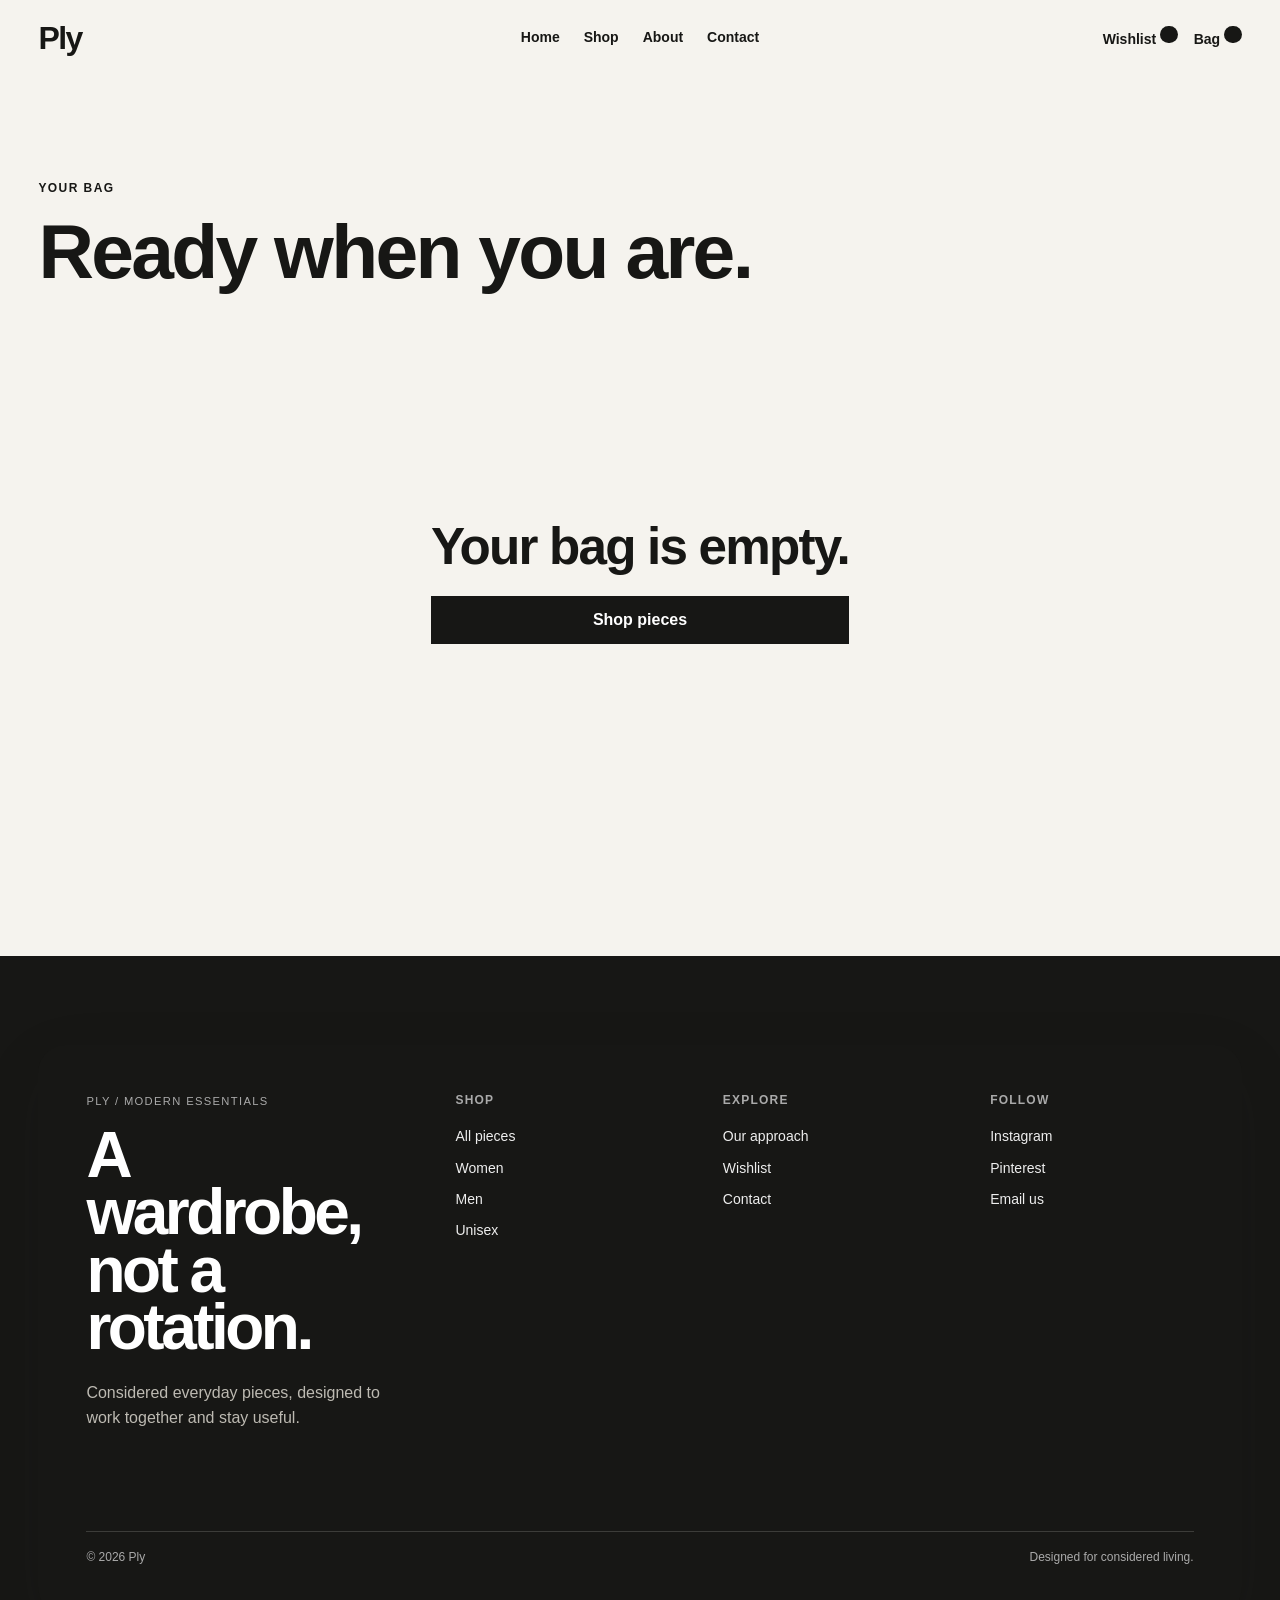
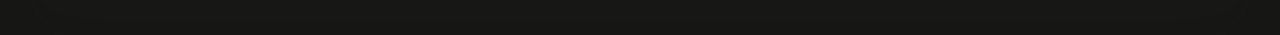
<file: cart.html>
<!doctype html><html lang="en"><head><meta charset="utf-8"><meta name="viewport" content="width=device-width,initial-scale=1"><title>Your bag — Ply</title><link rel="stylesheet" href="css/style.css"></head><body data-page="cart"><div id="header"></div><main class="section wrap"><div id="cartPage"></div></main><div id="footer"></div><script type="module" src="js/app.js"></script></body></html>
</file>
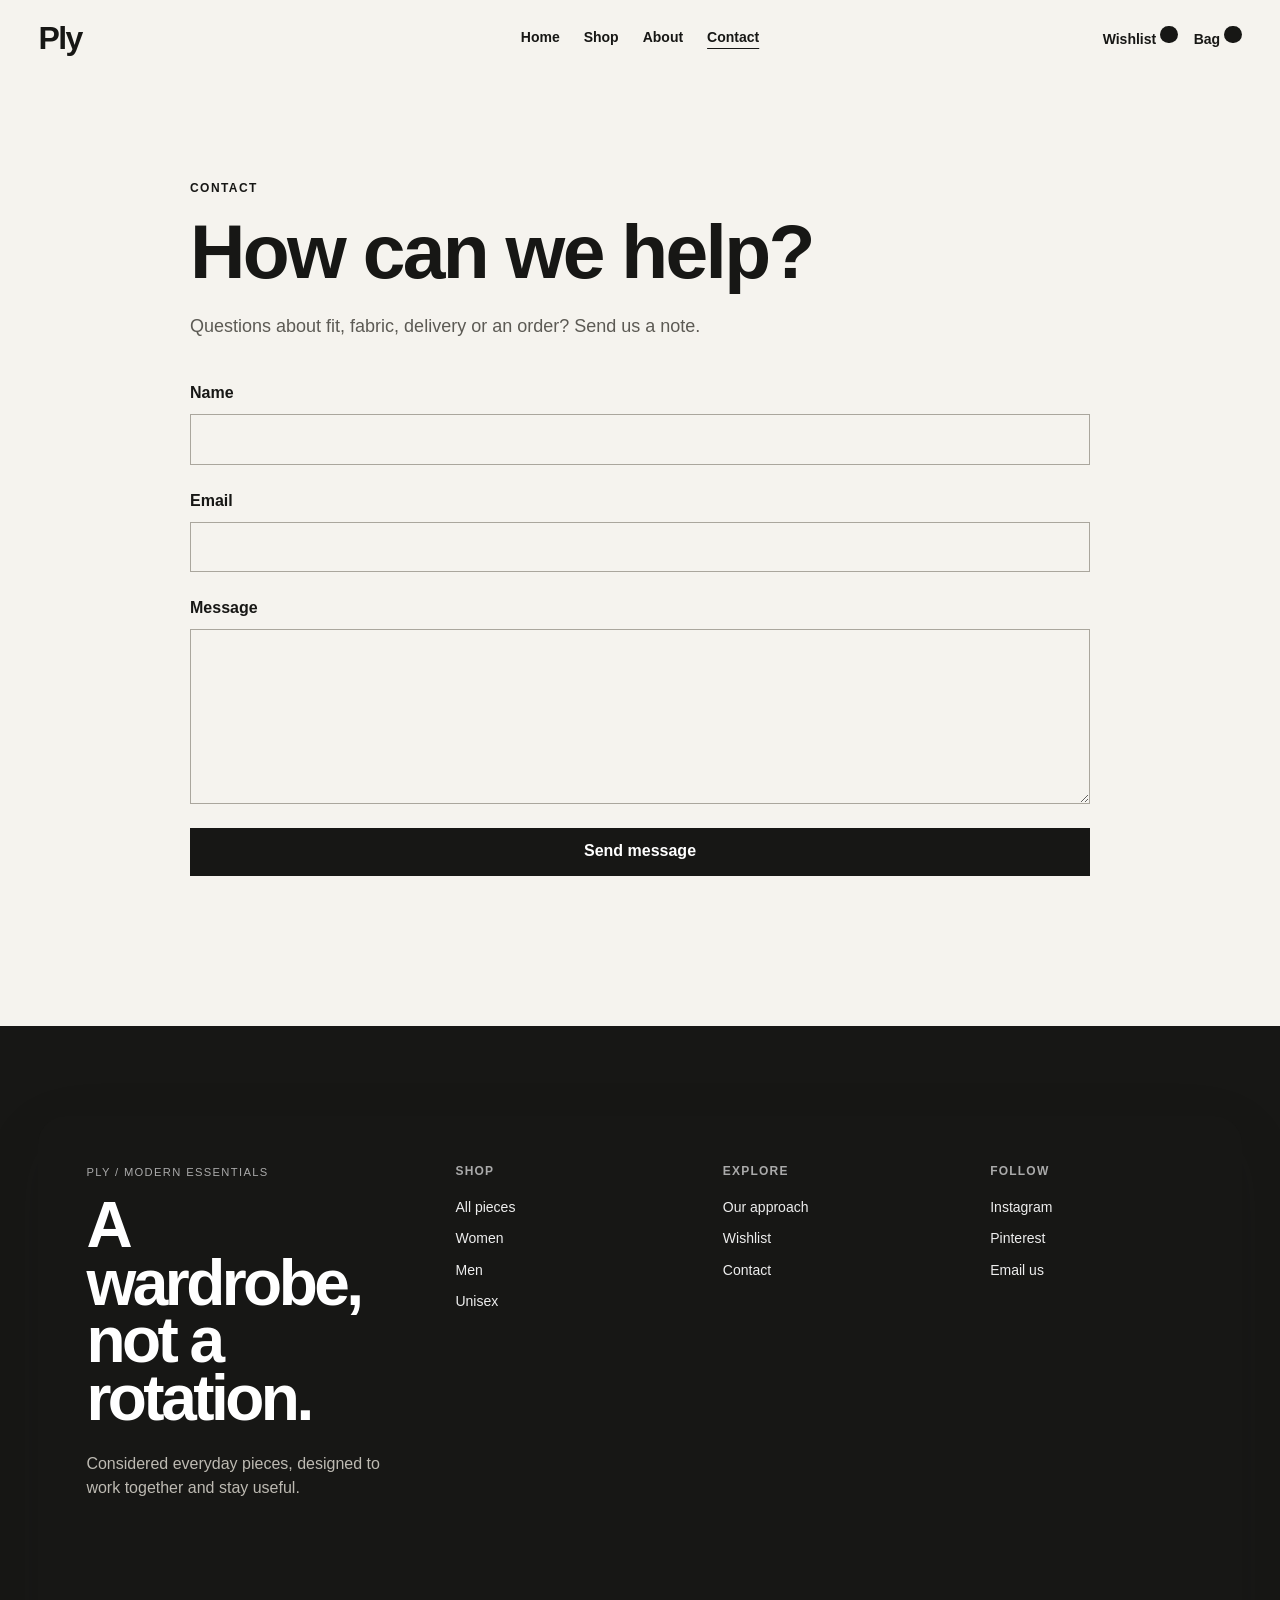
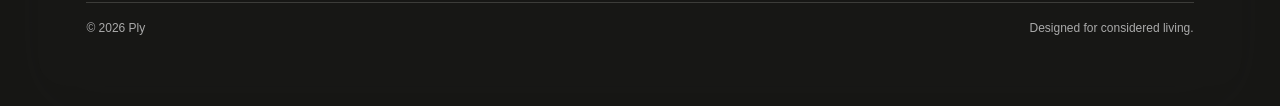
<file: contact.html>
<!doctype html><html lang="en"><head><meta charset="utf-8"><meta name="viewport" content="width=device-width,initial-scale=1"><title>Contact — Ply</title><link rel="stylesheet" href="css/style.css"></head><body data-page="contact"><div id="header"></div><main class="section wrap narrow"><p class="eyebrow">Contact</p><h1>How can we help?</h1><p class="lede">Questions about fit, fabric, delivery or an order? Send us a note.</p><form id="contactForm" class="form"><label>Name<input required></label><label>Email<input required type="email"></label><label>Message<textarea required rows="6"></textarea></label><button class="button">Send message</button><p id="status" role="status"></p></form></main><div id="footer"></div><script type="module" src="js/app.js"></script></body></html>
</file>
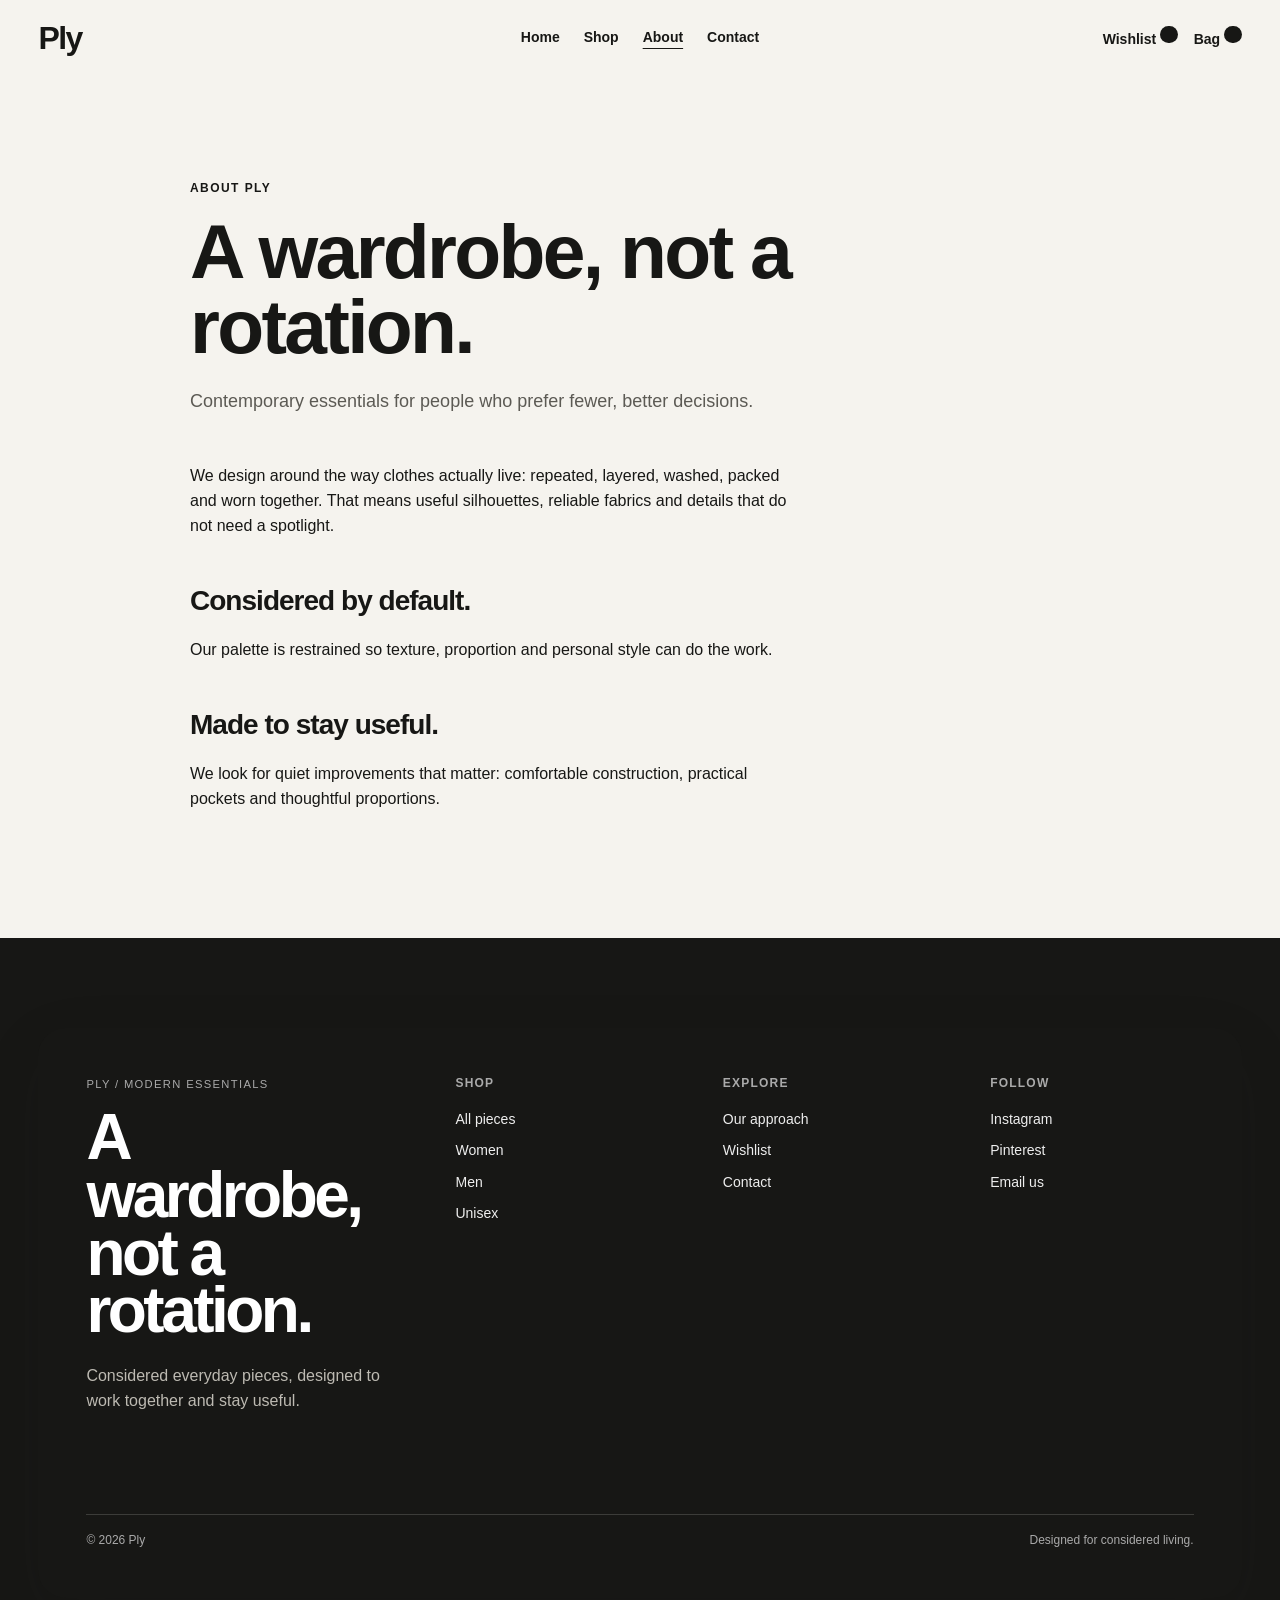
<file: page.html>
<!doctype html><html lang="en"><head><meta charset="utf-8"><meta name="viewport" content="width=device-width,initial-scale=1"><title>Our approach — Ply</title><link rel="stylesheet" href="css/style.css"></head><body data-page="page"><div id="header"></div><main class="section wrap narrow"><p class="eyebrow">About Ply</p><h1>A wardrobe, not a rotation.</h1><p class="lede">Contemporary essentials for people who prefer fewer, better decisions.</p><article class="prose"><p>We design around the way clothes actually live: repeated, layered, washed, packed and worn together. That means useful silhouettes, reliable fabrics and details that do not need a spotlight.</p><h2>Considered by default.</h2><p>Our palette is restrained so texture, proportion and personal style can do the work.</p><h2>Made to stay useful.</h2><p>We look for quiet improvements that matter: comfortable construction, practical pockets and thoughtful proportions.</p></article></main><div id="footer"></div><script type="module" src="js/app.js"></script></body></html>
</file>
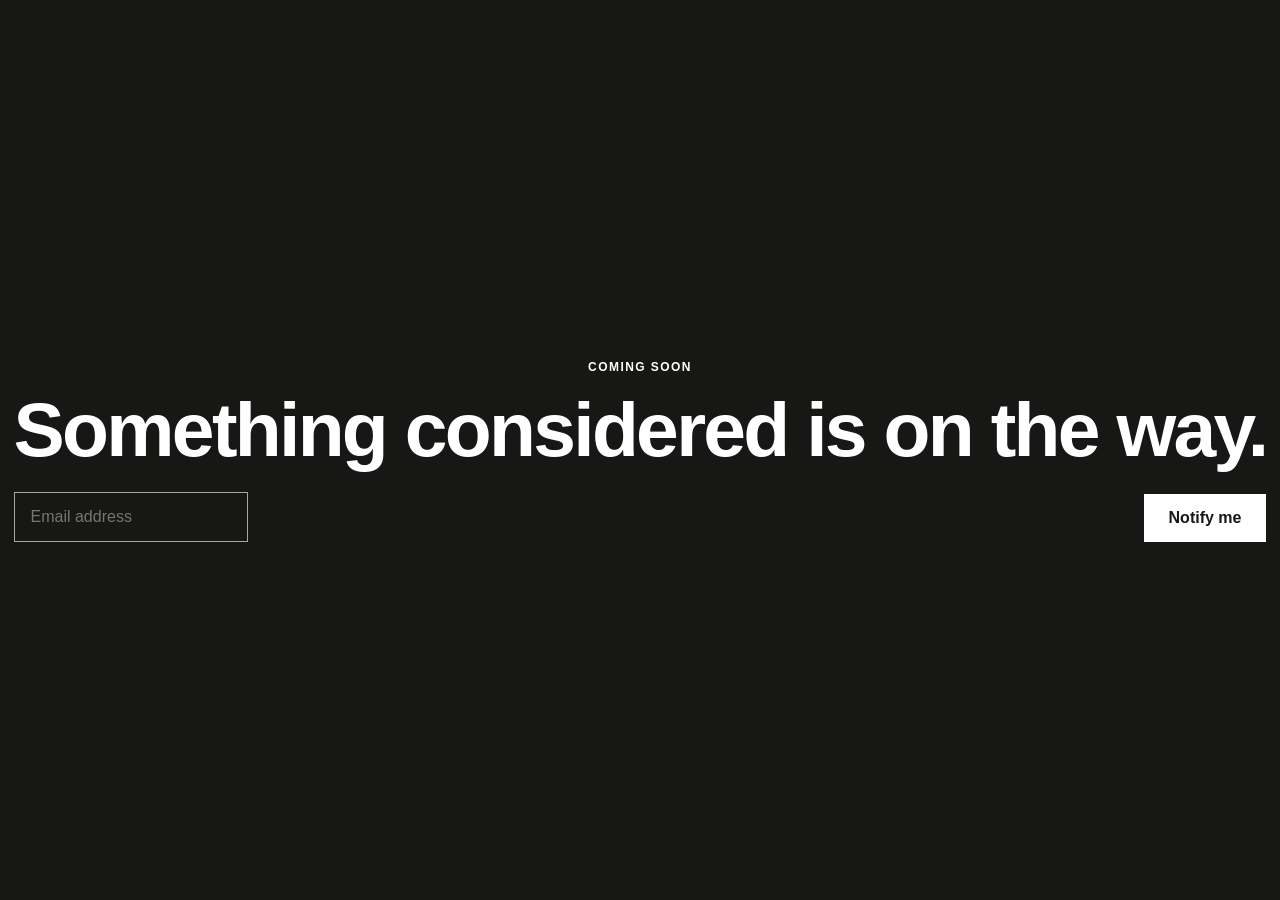
<file: password.html>
<!doctype html><html lang="en"><head><meta charset="utf-8"><meta name="viewport" content="width=device-width,initial-scale=1"><title>Ply — Coming soon</title><link rel="stylesheet" href="css/style.css"></head><body><main class="empty" style="min-height:100vh;background:var(--ink);color:white"><div><p class="eyebrow">Coming soon</p><h1>Something considered is on the way.</h1><form class="newsletter"><input type="email" placeholder="Email address" aria-label="Email address" required><button class="button light">Notify me</button></form></div></main></body></html>
</file>
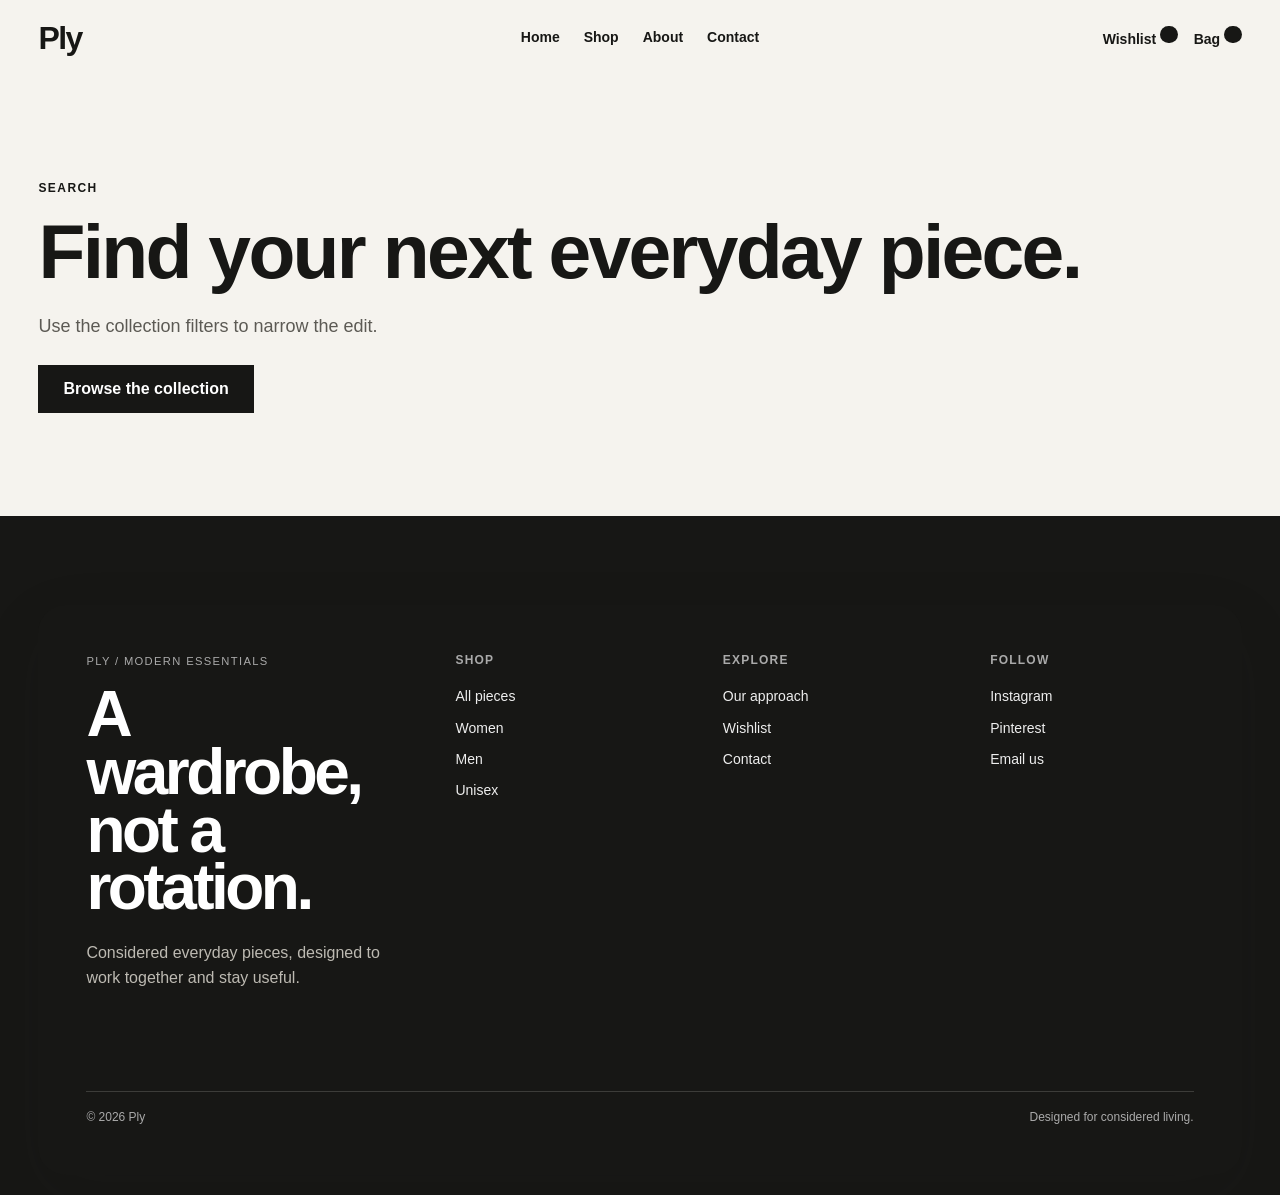
<file: search.html>
<!doctype html><html lang="en"><head><meta charset="utf-8"><meta name="viewport" content="width=device-width,initial-scale=1"><title>Search — Ply</title><link rel="stylesheet" href="css/style.css"></head><body data-page="collection"><div id="header"></div><main class="section wrap"><p class="eyebrow">Search</p><h1>Find your next everyday piece.</h1><p class="lede">Use the collection filters to narrow the edit.</p><a class="button" href="collection.html">Browse the collection</a></main><div id="footer"></div><script type="module" src="js/app.js"></script></body></html>
</file>
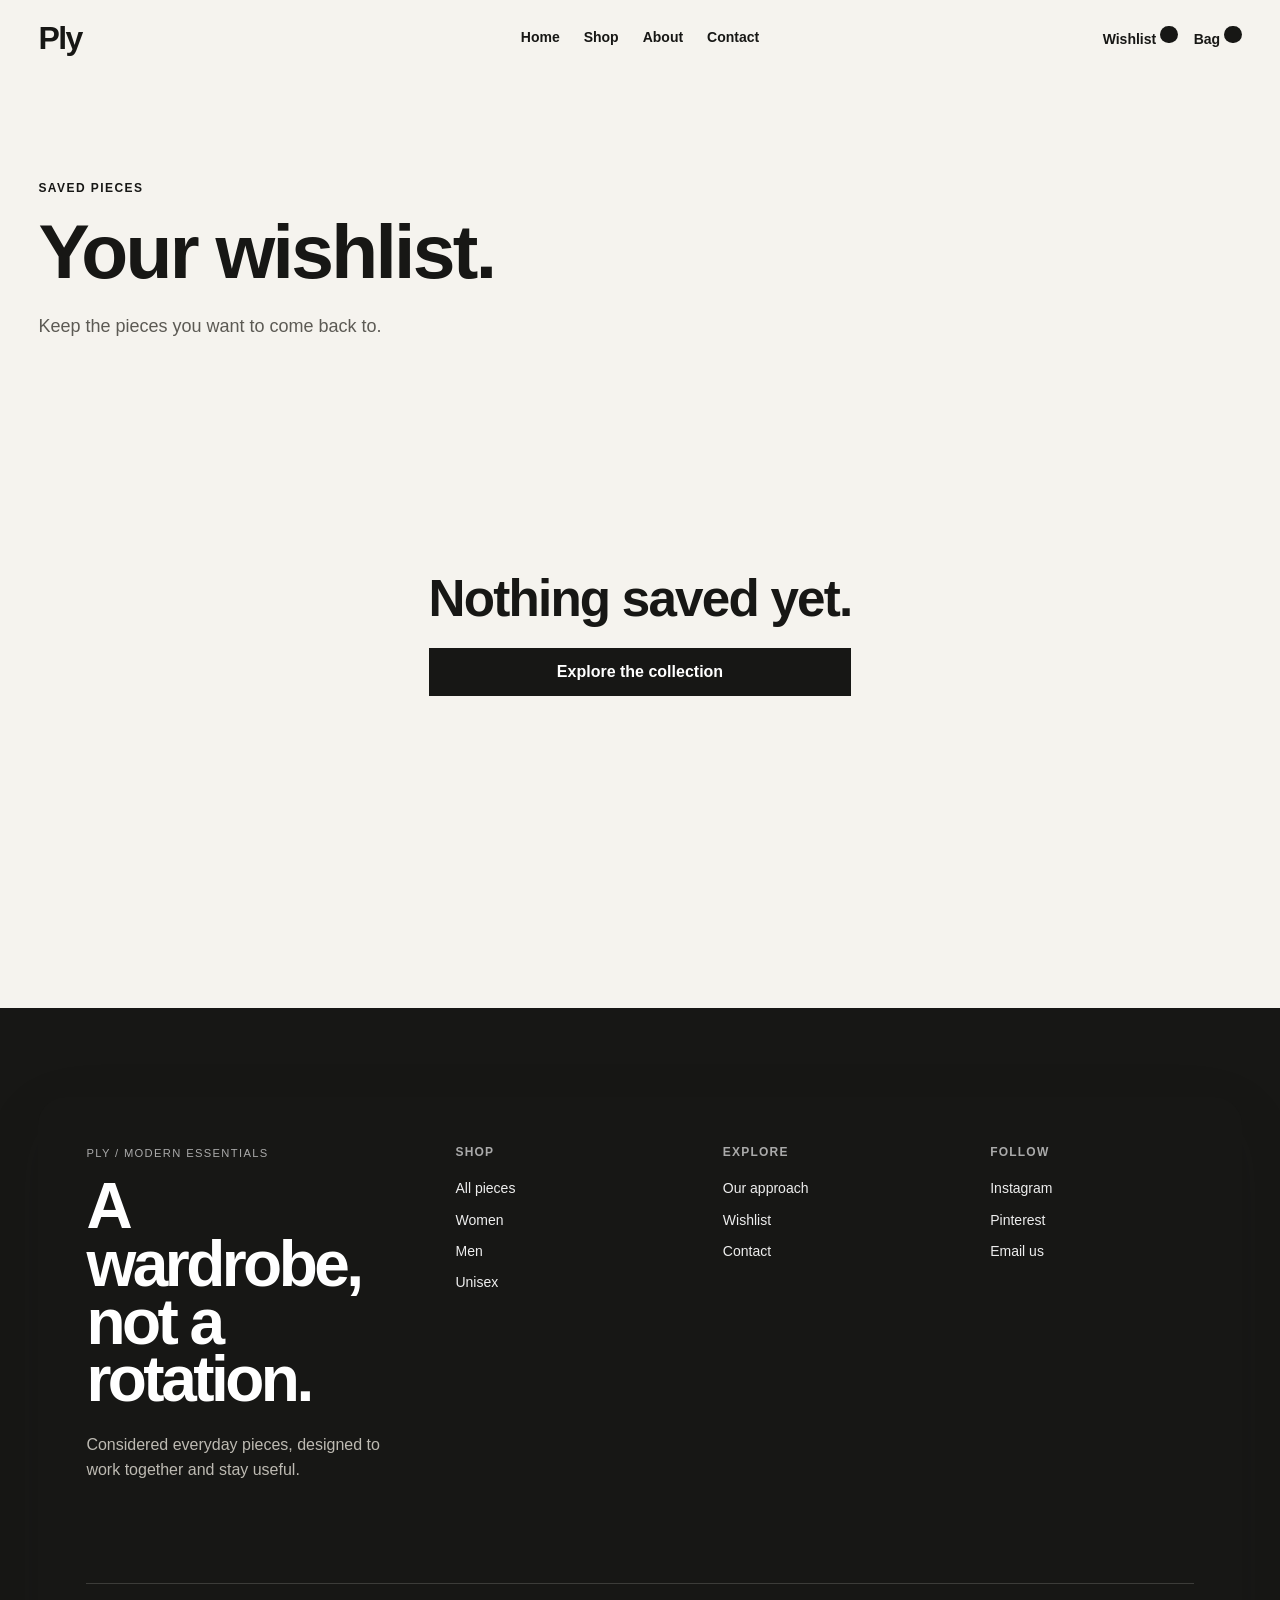
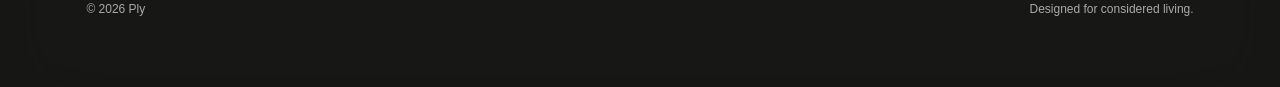
<file: wishlist.html>
<!doctype html><html lang="en"><head><meta charset="utf-8"><meta name="viewport" content="width=device-width,initial-scale=1"><title>Wishlist — Ply</title><link rel="stylesheet" href="css/style.css"></head><body data-page="wishlist"><div id="header"></div><main class="section wrap"><div id="wishlist"></div></main><div id="footer"></div><script type="module" src="js/app.js"></script></body></html>
</file>
<file: css/style.css>
:root{--ink:#171715;--bone:#F5F3EE;--stone:#D9D5CC;--charcoal:#5C5A54;--accent:#3157D5;--white:#fff;--display:"Inter Tight",Arial,sans-serif;--body:"Inter",Arial,sans-serif;--s1:.5rem;--s2:1rem;--s3:1.5rem;--s4:2rem;--s5:2.5rem;--s6:3rem;--s8:5rem;--gutter:clamp(1rem,3vw,3rem);--container:1400px;--focus:0 0 0 3px rgba(49,87,213,.3);--ease:cubic-bezier(.2,.8,.2,1)}*{box-sizing:border-box}body{margin:0;background:var(--bone);color:var(--ink);font:1rem/1.55 var(--body)}a{color:inherit}button,input,select,textarea{font:inherit}button:focus-visible,a:focus-visible,input:focus-visible,select:focus-visible,textarea:focus-visible{box-shadow:var(--focus);outline:0}.wrap{width:min(calc(100% - 2*var(--gutter)),var(--container));margin:auto}.section{padding-block:clamp(4rem,8vw,8rem)}.narrow{max-width:900px}.eyebrow{font-size:.75rem;font-weight:700;letter-spacing:.12em;text-transform:uppercase;margin:0 0 var(--s2)}h1,h2,h3{font-family:var(--display);line-height:.98;letter-spacing:-.035em;margin:0 0 var(--s3)}h1{font-size:clamp(2.75rem,6vw,5.5rem)}h2{font-size:clamp(2rem,4vw,3.75rem)}h3{font-size:1.1rem}p{margin:0 0 var(--s3)}.lede{font-size:1.125rem;color:var(--charcoal);max-width:58ch}.button{display:inline-flex;align-items:center;justify-content:center;min-height:3rem;padding:0 var(--s3);border:1px solid var(--ink);background:var(--ink);color:var(--white);font-weight:700;text-decoration:none;cursor:pointer;transition:transform .2s var(--ease)}.button:hover{transform:translateY(-1px)}.button.light{background:var(--white);color:var(--ink);border-color:var(--white)}.button.outline{background:transparent;color:var(--ink)}.link-button{border:0;background:none;text-decoration:underline;cursor:pointer;padding:0}.hero{min-height:86vh;position:relative;display:grid;align-items:end;overflow:hidden;background:var(--ink);color:#fff}.hero>img{position:absolute;inset:0;width:100%;height:100%;object-fit:cover;filter:brightness(.62);animation:heroIn 1s var(--ease) both}.hero-copy{position:relative;z-index:1;width:min(calc(100% - 2*var(--gutter)),var(--container));margin:auto;padding-block:var(--s8)}.hero h1{max-width:10ch;font-size:clamp(3rem,7vw,6.5rem)}.hero-copy>p:not(.eyebrow){max-width:46ch}.grid{display:grid;grid-template-columns:repeat(4,minmax(0,1fr));gap:var(--s5) var(--s2)}.section-head,.collection-head{display:flex;justify-content:space-between;align-items:end;gap:var(--s4);margin-bottom:var(--s5)}.story{display:grid;grid-template-columns:1.15fr .85fr;background:var(--ink);color:#fff;min-height:650px}.story img{width:100%;height:100%;object-fit:cover}.story-copy{display:flex;flex-direction:column;justify-content:center;padding:var(--s8)}.story-copy p:not(.eyebrow){color:#d6d4cd;max-width:48ch}.quiet{background:var(--stone)}.newsletter{display:flex;justify-content:space-between;align-items:end;gap:var(--s5)}.newsletter input{min-height:3rem;padding:.75rem 1rem;border:1px solid #aaa69d;background:transparent}.newsletter form{display:flex;gap:.5rem;width:min(100%,520px)}.site-header{position:sticky;top:0;z-index:60;background:transparent;border-bottom:1px solid transparent;transition:padding .3s var(--ease),background .3s var(--ease),border-color .3s var(--ease),backdrop-filter .3s var(--ease)}.site-header.scrolled{margin-inline:var(--gutter);width:auto;background:rgba(245,243,238,.72);backdrop-filter:blur(18px) saturate(1.15);-webkit-backdrop-filter:blur(18px) saturate(1.15);border-color:rgba(23,23,21,.12);margin:var(--s2) var(--gutter) 0;border-radius:999px;box-shadow:0 10px 35px rgba(23,23,21,.08)}.site-header.scrolled .head{min-height:60px}.site-header.scrolled .mega{top:60px;border-radius:0 0 24px 24px}.head{min-height:76px;display:grid;grid-template-columns:1fr auto 1fr;align-items:center;gap:var(--s3)}.head{min-height:76px;display:grid;grid-template-columns:1fr auto 1fr;align-items:center;gap:var(--s3)}.brand{font:700 2rem var(--display);text-decoration:none;letter-spacing:-.05em}.nav{display:flex;gap:var(--s3);justify-content:center}.nav a,.head-actions button,.head-actions a{font-size:.875rem;font-weight:600;text-decoration:none;background:none;border:0;cursor:pointer}.head-actions{display:flex;justify-content:end;gap:var(--s2)}.menu{display:none}.mobile{display:none}.mega{position:absolute;top:76px;left:0;right:0;background:var(--bone);padding:var(--s5);border-bottom:1px solid var(--stone);visibility:hidden}.header-mega:hover .mega{visibility:visible}.mega-grid{display:grid;grid-template-columns:repeat(3,1fr);gap:var(--s5)}.footer{background:var(--ink);color:#fff;padding:var(--s8) 0 var(--s3)}.footer-grid{display:grid;grid-template-columns:1.5fr repeat(3,1fr);gap:var(--s5);padding-bottom:var(--s8)}.footer a{display:block;color:#eee;text-decoration:none;margin-bottom:.6rem;font-size:.875rem}.footer-title{font:700 2.5rem var(--display)}.footer h3{font:700 .75rem var(--body);letter-spacing:.1em;text-transform:uppercase;color:#aaa}.footer-bottom{border-top:1px solid #444;padding-top:var(--s2);display:flex;justify-content:space-between;color:#aaa;font-size:.75rem}.card{position:relative}.card-media{display:block;position:relative;aspect-ratio:3/4;background:var(--stone);overflow:hidden}.card-media img{width:100%;height:100%;object-fit:cover;transition:transform .45s var(--ease)}.card:hover .card-media img{transform:scale(1.025)}.badge{position:absolute;top:.5rem;left:.5rem;background:var(--accent);color:#fff;padding:.35rem .55rem;font-size:.75rem;font-weight:700}.heart{position:absolute;top:.5rem;right:.5rem;width:2.5rem;height:2.5rem;border:0;border-radius:50%;background:rgba(245,243,238,.92);cursor:pointer}.card-body{padding-top:var(--s2)}.card-title{font-weight:700;text-decoration:none}.meta{display:flex;justify-content:space-between;color:var(--charcoal);font-size:.875rem}.swatches{display:flex;gap:.35rem;margin-top:.4rem}.swatch{width:1rem;height:1rem;border-radius:50%;border:1px solid #999}.quick{display:none;width:100%;margin-top:.5rem}.collection-layout{display:grid;grid-template-columns:220px 1fr;gap:var(--s5)}.filters{border-right:1px solid var(--stone);padding-right:var(--s3)}.filter-toggle{display:inline-flex;align-items:center;gap:.5rem;border:1px solid var(--stone);background:transparent;padding:.7rem 1rem;cursor:pointer}.filter-toggle[aria-expanded="true"]{background:var(--ink);color:#fff;border-color:var(--ink)}.sort-icons{display:inline-flex;gap:.25rem}.sort-icon{width:2.5rem;height:2.5rem;border:1px solid var(--stone);background:transparent;cursor:pointer;display:grid;place-items:center}.sort-icon[aria-pressed="true"]{background:var(--ink);color:#fff;border-color:var(--ink)}.filter-panel{display:none}.filter-panel.is-visible{display:block}fieldset{border:0;border-top:1px solid var(--stone);padding:var(--s3) 0;display:grid;gap:.6rem}legend{font-weight:700;margin-bottom:.4rem}.tools{display:flex;align-items:center;gap:var(--s2)}select,input,textarea{min-height:3rem;padding:.75rem 1rem;border:1px solid #aaa69d;background:transparent}.pagination{display:flex;justify-content:center;gap:.5rem;margin-top:var(--s6)}.pagination button{min-width:2.5rem;min-height:2.5rem;border:1px solid var(--stone);background:transparent;cursor:pointer}.pagination .active{background:var(--ink);color:#fff}.product-detail{display:grid;grid-template-columns:1.3fr .7fr;gap:var(--s6);align-items:start}.gallery{display:grid;grid-template-columns:76px 1fr;gap:.5rem}.thumbs{display:grid;gap:.5rem}.thumb{padding:0;border:1px solid transparent;background:none}.thumb.active{border-color:var(--ink)}.main-image{aspect-ratio:4/5;overflow:hidden;background:var(--stone)}.main-image img{height:100%;object-fit:cover}.purchase{position:sticky;top:1rem}.variant{border:0;margin:var(--s4) 0;padding:0}.variant-buttons{display:flex;flex-wrap:wrap;gap:.5rem}.variant-buttons button{border:1px solid var(--stone);background:transparent;padding:.7rem 1rem;cursor:pointer}.variant-buttons .selected{border-color:var(--ink);box-shadow:inset 0 0 0 1px var(--ink)}.buy{display:grid;grid-template-columns:90px 1fr;gap:.5rem}.qty{display:flex;border:1px solid var(--stone);align-items:center}.qty button{border:0;background:none;width:2rem;height:3rem}.qty output{flex:1;text-align:center}.full{width:100%}.accordion{border-top:1px solid var(--stone);margin-top:var(--s4)}details{border-bottom:1px solid var(--stone);padding-block:var(--s2)}summary{cursor:pointer;font-weight:700}.cart-drawer{position:fixed;z-index:80;right:0;top:0;bottom:0;width:min(100%,500px);background:var(--bone);box-shadow:-10px 0 40px #0002;transform:translateX(100%);transition:transform .3s var(--ease);display:flex;flex-direction:column}.cart-drawer.open{transform:none}.drawer-head{display:flex;justify-content:space-between;padding:var(--s3);border-bottom:1px solid var(--stone)}.drawer-body{overflow:auto;flex:1;padding:var(--s3)}.drawer-foot{padding:var(--s3);border-top:1px solid var(--stone)}.line{display:grid;grid-template-columns:72px 1fr;gap:var(--s2);padding-block:var(--s2);border-bottom:1px solid var(--stone)}.line img{width:72px;height:96px;object-fit:cover}.line-controls{display:flex;gap:.4rem;align-items:center;flex-wrap:wrap}.line-controls button{border:1px solid var(--stone);background:transparent;min-width:2rem;min-height:2rem;cursor:pointer}.summary{display:flex;justify-content:space-between;font-weight:700}.cart-page{display:grid;grid-template-columns:1fr 320px;gap:var(--s6)}.summary-box{background:var(--stone);padding:var(--s3);height:max-content}.empty{text-align:center;min-height:60vh;display:grid;place-content:center}.form{display:grid;gap:var(--s3);margin-top:var(--s5)}.form label{display:grid;gap:.5rem;font-weight:600}.prose{max-width:68ch;margin-top:var(--s6)}.prose h2{font-size:1.75rem;margin-top:var(--s6)}.variant-switch{position:fixed;right:1rem;bottom:1rem;z-index:100;background:var(--ink);color:#fff;border:0;padding:.5rem;font-size:.75rem}@keyframes heroIn{from{transform:scale(1.04);opacity:.5}to{transform:none;opacity:1}}@media(max-width:1000px){.grid{grid-template-columns:repeat(3,1fr)}.collection-layout{grid-template-columns:1fr}.filters{border-right:0}.product-detail{grid-template-columns:1fr}.purchase{position:static}}@media(max-width:800px){.nav{display:flex;gap:var(--s2)}.nav a{font-size:.8rem}.head{grid-template-columns:1fr auto 1fr}.head-actions .desktop{display:none}.head{grid-template-columns:auto 1fr auto}.menu{display:block;border:0;background:none}.brand{text-align:center}.desktop{display:none}.mobile{display:block}.story{grid-template-columns:1fr}.story img{min-height:55vw}.story-copy{padding:var(--s5)}.newsletter{display:block}.newsletter form{margin-top:var(--s3)}.footer-grid{grid-template-columns:1fr 1fr}.collection-head{display:block}.tools{margin-top:var(--s3)}.filters{position:fixed;inset:0;background:var(--bone);z-index:70;padding:var(--s5);transform:translateY(100%);transition:transform .3s var(--ease)}.filters.open{transform:none}.close{display:block;margin-left:auto;border:0;background:none;font-size:2rem}.quick{display:inline-flex}}@media(min-width:801px){.close{display:none}}@media(max-width:600px){.grid{grid-template-columns:repeat(2,1fr);gap:var(--s4) .5rem}.gallery{display:block}.thumbs{grid-template-columns:repeat(4,1fr);display:grid;margin-top:.5rem}.cart-page{grid-template-columns:1fr}.newsletter form{display:grid}.footer-grid{grid-template-columns:1fr 1fr}}@media(prefers-reduced-motion:reduce){*{scroll-behavior:auto!important;transition:none!important;animation:none!important}}
/* 2026-09-27 UI refinement: home, centered navigation and modern footer */
html{scroll-behavior:smooth}body{overflow-x:hidden}.sr-only{position:absolute!important;width:1px;height:1px;padding:0;margin:-1px;overflow:hidden;clip:rect(0,0,0,0);white-space:nowrap;border:0}.announcement{min-height:34px;padding:.45rem var(--gutter);display:flex;align-items:center;justify-content:center;gap:1rem;background:var(--ink);color:#fff;font-size:.7rem;letter-spacing:.11em;text-transform:uppercase}.announcement p{margin:0;font-weight:700}.announcement a{color:#fff;text-decoration:none;font-weight:600;letter-spacing:.04em;text-transform:none}.announcement a span{margin-left:.25rem}.site-header{isolation:isolate}.site-header .head{position:relative}.nav a[aria-current="page"]{text-decoration:underline;text-underline-offset:.35rem;text-decoration-thickness:1px}.count{display:inline-grid;place-items:center;min-width:1.1rem;height:1.1rem;padding-inline:.2rem;border-radius:999px;background:var(--ink);color:#fff;font-size:.65rem;line-height:1}.site-header.scrolled{margin:var(--s2) auto 0;width:min(calc(100% - 2*var(--gutter)),var(--container));padding-inline:1rem}.site-header.scrolled .head{min-height:60px}.text-link{font-weight:700;text-decoration:none}.text-link:hover{text-decoration:underline;text-underline-offset:.25rem}.light-link{color:#fff}.category-strip{display:grid;grid-template-columns:repeat(4,1fr);border-top:1px solid var(--stone);border-bottom:1px solid var(--stone);margin-bottom:clamp(4rem,8vw,8rem)}.category-strip a{min-height:150px;padding:var(--s3);display:flex;flex-direction:column;justify-content:space-between;text-decoration:none;border-right:1px solid var(--stone);transition:background .2s var(--ease),color .2s var(--ease)}.category-strip a:last-child{border-right:0}.category-strip a:hover{background:var(--ink);color:#fff}.category-strip span,.category-strip em{font-size:.7rem;color:var(--charcoal);font-style:normal;text-transform:uppercase;letter-spacing:.08em}.category-strip a:hover span,.category-strip a:hover em{color:#bbb}.category-strip strong{font:600 clamp(1.5rem,2.8vw,2.5rem) var(--display);letter-spacing:-.04em}.footer{padding-block:clamp(4rem,7vw,7rem) 1.25rem}.footer-shell{background:var(--ink);border-radius:28px;padding:clamp(1.5rem,4vw,3rem);box-shadow:0 20px 60px rgba(23,23,21,.12)}.footer-grid{padding-bottom:clamp(3rem,6vw,5rem);gap:clamp(2rem,5vw,5rem)}.footer-brand{max-width:30rem}.footer-kicker{font-size:.7rem;letter-spacing:.12em;color:#aaa;margin:0 0 1rem}.footer-title{font-size:clamp(2.5rem,5vw,5rem);line-height:.9;letter-spacing:-.055em}.footer-copy{color:#bdbab2;max-width:36ch;margin-top:1.5rem}.footer h3{margin-bottom:1.2rem}.footer-bottom{border-color:#3c3c39}.footer-bottom span:last-child{text-align:right}.price-large{font-size:1.25rem;font-weight:700}.rating{color:var(--charcoal)}.rating strong{color:var(--ink)}
@media(max-width:800px){.announcement{justify-content:space-between}.site-header .head{grid-template-columns:auto 1fr auto;min-height:68px}.brand{font-size:1.75rem;text-align:left}.nav{justify-content:flex-start;overflow-x:auto;scrollbar-width:none;white-space:nowrap;padding-bottom:2px}.nav::-webkit-scrollbar{display:none}.nav a{font-size:.75rem}.head-actions{gap:.5rem}.head-actions a{font-size:.72rem}.head-actions a:first-child{display:none}.category-strip{grid-template-columns:1fr 1fr}.category-strip a:nth-child(2){border-right:0}.category-strip a:nth-child(-n+2){border-bottom:1px solid var(--stone)}.footer-shell{border-radius:20px}.footer-bottom{display:grid;gap:.5rem}.footer-bottom span:last-child{text-align:left}.footer-grid{grid-template-columns:1fr 1fr}.footer-brand{grid-column:1/-1}}
@media(max-width:500px){.announcement{font-size:.62rem}.announcement p{display:none}.announcement a{margin:auto}.site-header.scrolled{margin-top:.5rem}.site-header.scrolled .head{min-height:56px}.nav{gap:.8rem}.head-actions a{font-size:0}.head-actions a::before{content:"Bag";font-size:.72rem}.hero{min-height:78vh}.hero-copy{padding-block:4rem}.category-strip{grid-template-columns:1fr}.category-strip a{border-right:0!important;border-bottom:1px solid var(--stone)!important}.category-strip a:last-child{border-bottom:0!important}.footer-grid{grid-template-columns:1fr}.footer-brand{grid-column:auto}}
</file>
